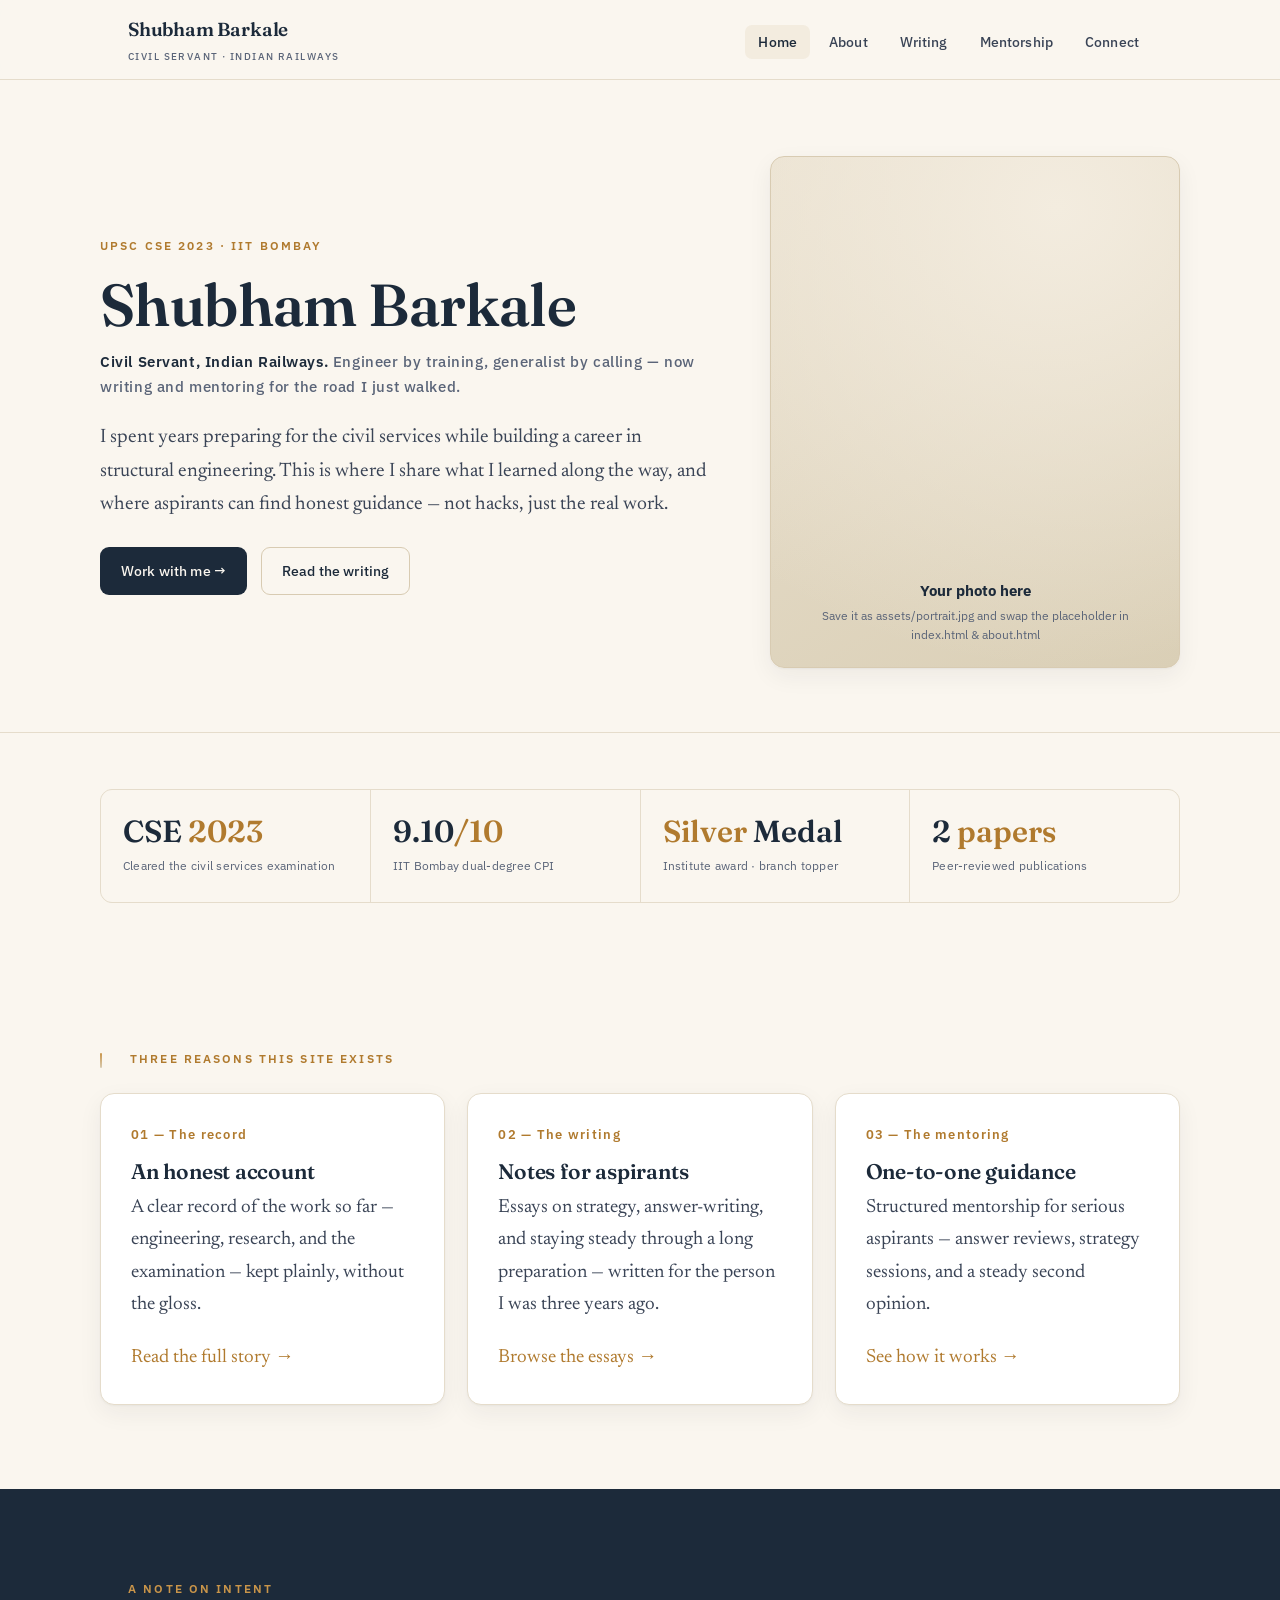
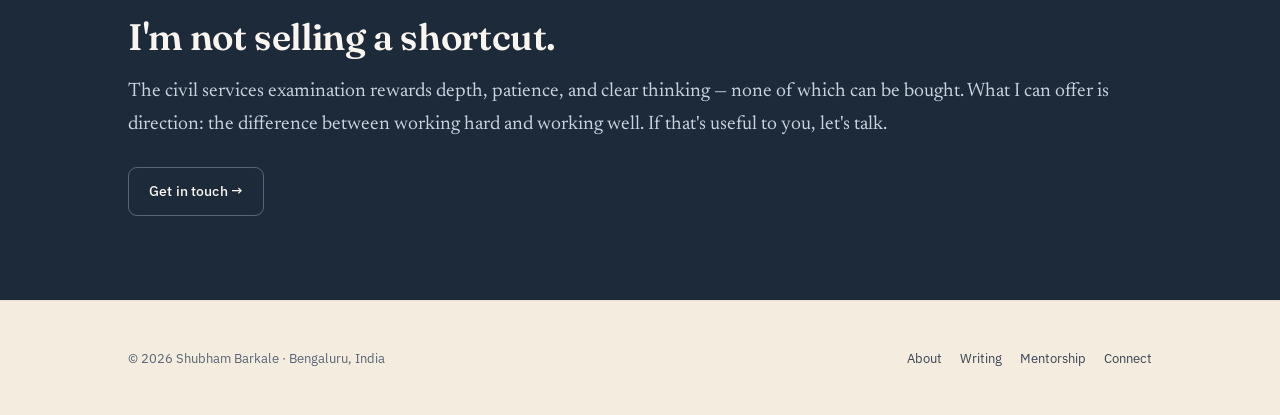
<file: index.html>
<!DOCTYPE html>
<html lang="en">
<head>
<meta charset="UTF-8">
<meta name="viewport" content="width=device-width, initial-scale=1.0">
<title>Shubham Barkale — Civil Servant, Indian Railways</title>
<meta name="description" content="Shubham Barkale — Civil Servant with the Indian Railways, IIT Bombay Silver Medallist, and UPSC CSE 2023 qualifier. Writing and mentoring for civil services aspirants.">
<link rel="preconnect" href="https://fonts.googleapis.com">
<link rel="preconnect" href="https://fonts.gstatic.com" crossorigin>
<link href="https://fonts.googleapis.com/css2?family=Fraunces:opsz,wght@9..144,400;9..144,500;9..144,600&family=Newsreader:ital,opsz,wght@0,6..72,400;0,6..72,500;1,6..72,400&family=IBM+Plex+Sans:wght@400;500;600&display=swap" rel="stylesheet">
<link rel="stylesheet" href="css/style.css">
</head>
<body>

<nav class="nav">
  <div class="nav__inner">
    <a href="index.html" class="brand">Shubham Barkale<small>Civil Servant · Indian Railways</small></a>
    <button class="nav__toggle" aria-label="Menu" aria-expanded="false"><span></span><span></span><span></span></button>
    <ul class="nav__links">
      <li><a href="index.html" class="active">Home</a></li>
      <li><a href="about.html">About</a></li>
      <li><a href="blog.html">Writing</a></li>
      <li><a href="mentorship.html">Mentorship</a></li>
      <li><a href="connect.html">Connect</a></li>
    </ul>
  </div>
</nav>

<header class="hero wrap">
  <div class="hero__grid">
    <div>
      <span class="eyebrow">UPSC CSE 2023 · IIT Bombay</span>
      <h1 class="hero__name">Shubham Barkale</h1>
      <p class="hero__role"><b>Civil Servant, Indian Railways.</b> Engineer by training, generalist by calling — now writing and mentoring for the road I just walked.</p>
      <p class="lead measure">I spent years preparing for the civil services while building a career in structural engineering. This is where I share what I learned along the way, and where aspirants can find honest guidance — not hacks, just the real work.</p>
      <div class="btn-row">
        <a href="mentorship.html" class="btn btn--primary">Work with me &rarr;</a>
        <a href="blog.html" class="btn btn--ghost">Read the writing</a>
      </div>
    </div>
    <div class="portrait">
      <!-- Replace this block with: <img src="assets/portrait.jpg" alt="Shubham Barkale"> -->
      <div class="portrait__ph"><b>Your photo here</b>Save it as assets/portrait.jpg and swap the placeholder in index.html &amp; about.html</div>
    </div>
  </div>
</header>

<hr class="divider">

<section class="block--tight wrap">
  <div class="stats">
    <div class="stat"><div class="stat__num">CSE <span>2023</span></div><div class="stat__label">Cleared the civil services examination</div></div>
    <div class="stat"><div class="stat__num">9.10<span>/10</span></div><div class="stat__label">IIT Bombay dual-degree CPI</div></div>
    <div class="stat"><div class="stat__num"><span>Silver</span> Medal</div><div class="stat__label">Institute award · branch topper</div></div>
    <div class="stat"><div class="stat__num">2 <span>papers</span></div><div class="stat__label">Peer-reviewed publications</div></div>
  </div>
</section>

<section class="block wrap">
  <span class="eyebrow ruled">Three reasons this site exists</span>
  <div class="cards cards--3" style="margin-top:8px;">
    <article class="card">
      <div class="card__num">01 — The record</div>
      <h3>An honest account</h3>
      <p>A clear record of the work so far — engineering, research, and the examination — kept plainly, without the gloss.</p>
      <p><a href="about.html">Read the full story &rarr;</a></p>
    </article>
    <article class="card">
      <div class="card__num">02 — The writing</div>
      <h3>Notes for aspirants</h3>
      <p>Essays on strategy, answer-writing, and staying steady through a long preparation — written for the person I was three years ago.</p>
      <p><a href="blog.html">Browse the essays &rarr;</a></p>
    </article>
    <article class="card">
      <div class="card__num">03 — The mentoring</div>
      <h3>One-to-one guidance</h3>
      <p>Structured mentorship for serious aspirants — answer reviews, strategy sessions, and a steady second opinion.</p>
      <p><a href="mentorship.html">See how it works &rarr;</a></p>
    </article>
  </div>
</section>

<section class="band block">
  <div class="wrap measure">
    <span class="eyebrow">A note on intent</span>
    <h2>I'm not selling a shortcut.</h2>
    <p class="lead">The civil services examination rewards depth, patience, and clear thinking — none of which can be bought. What I can offer is direction: the difference between working hard and working well. If that's useful to you, let's talk.</p>
    <div class="btn-row"><a href="connect.html" class="btn btn--ghost">Get in touch &rarr;</a></div>
  </div>
</section>

<footer class="footer">
  <div class="wrap footer__inner">
    <div>&copy; <span id="yr"></span> Shubham Barkale · Bengaluru, India</div>
    <div class="footer__links">
      <a href="about.html">About</a>
      <a href="blog.html">Writing</a>
      <a href="mentorship.html">Mentorship</a>
      <a href="connect.html">Connect</a>
    </div>
  </div>
</footer>

<script>
  document.getElementById('yr').textContent=new Date().getFullYear();
  const t=document.querySelector('.nav__toggle'),l=document.querySelector('.nav__links');
  t.addEventListener('click',()=>{const o=l.classList.toggle('open');t.setAttribute('aria-expanded',o);});
</script>
</body>
</html>
</file>
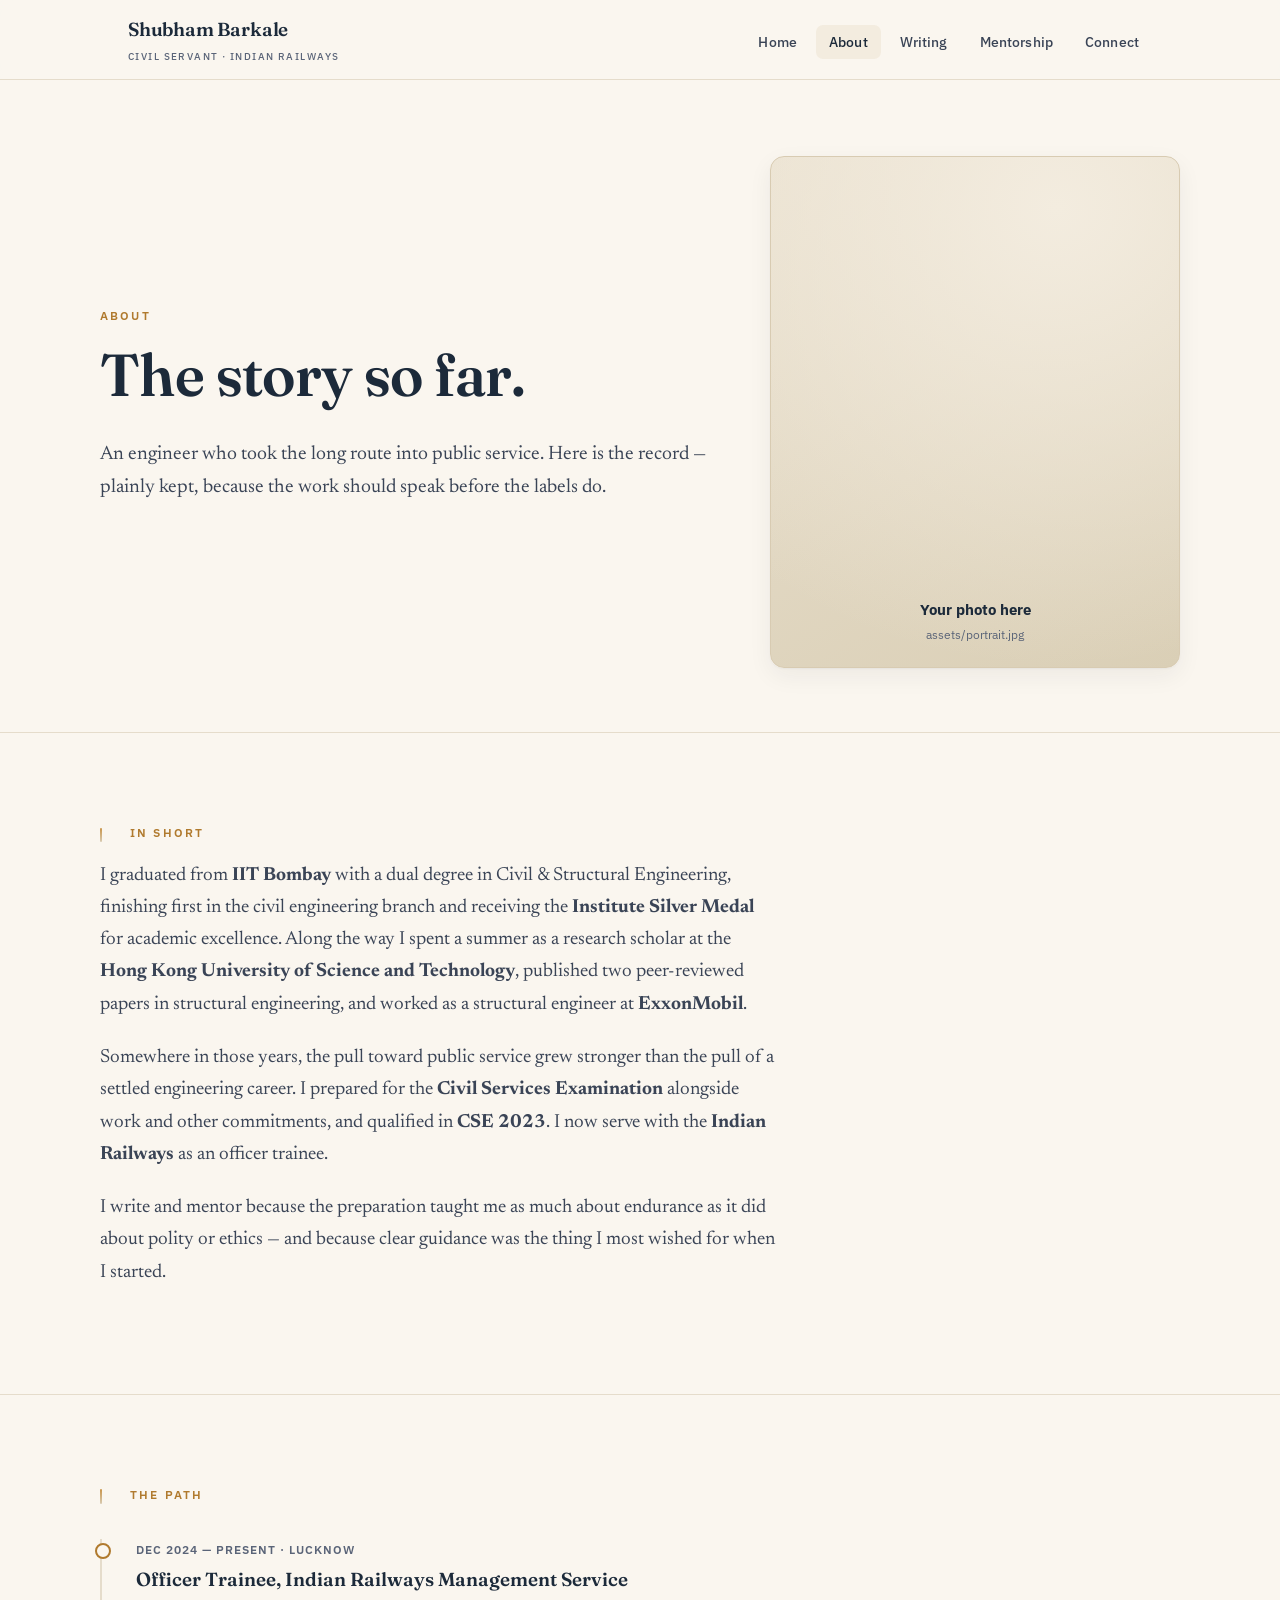
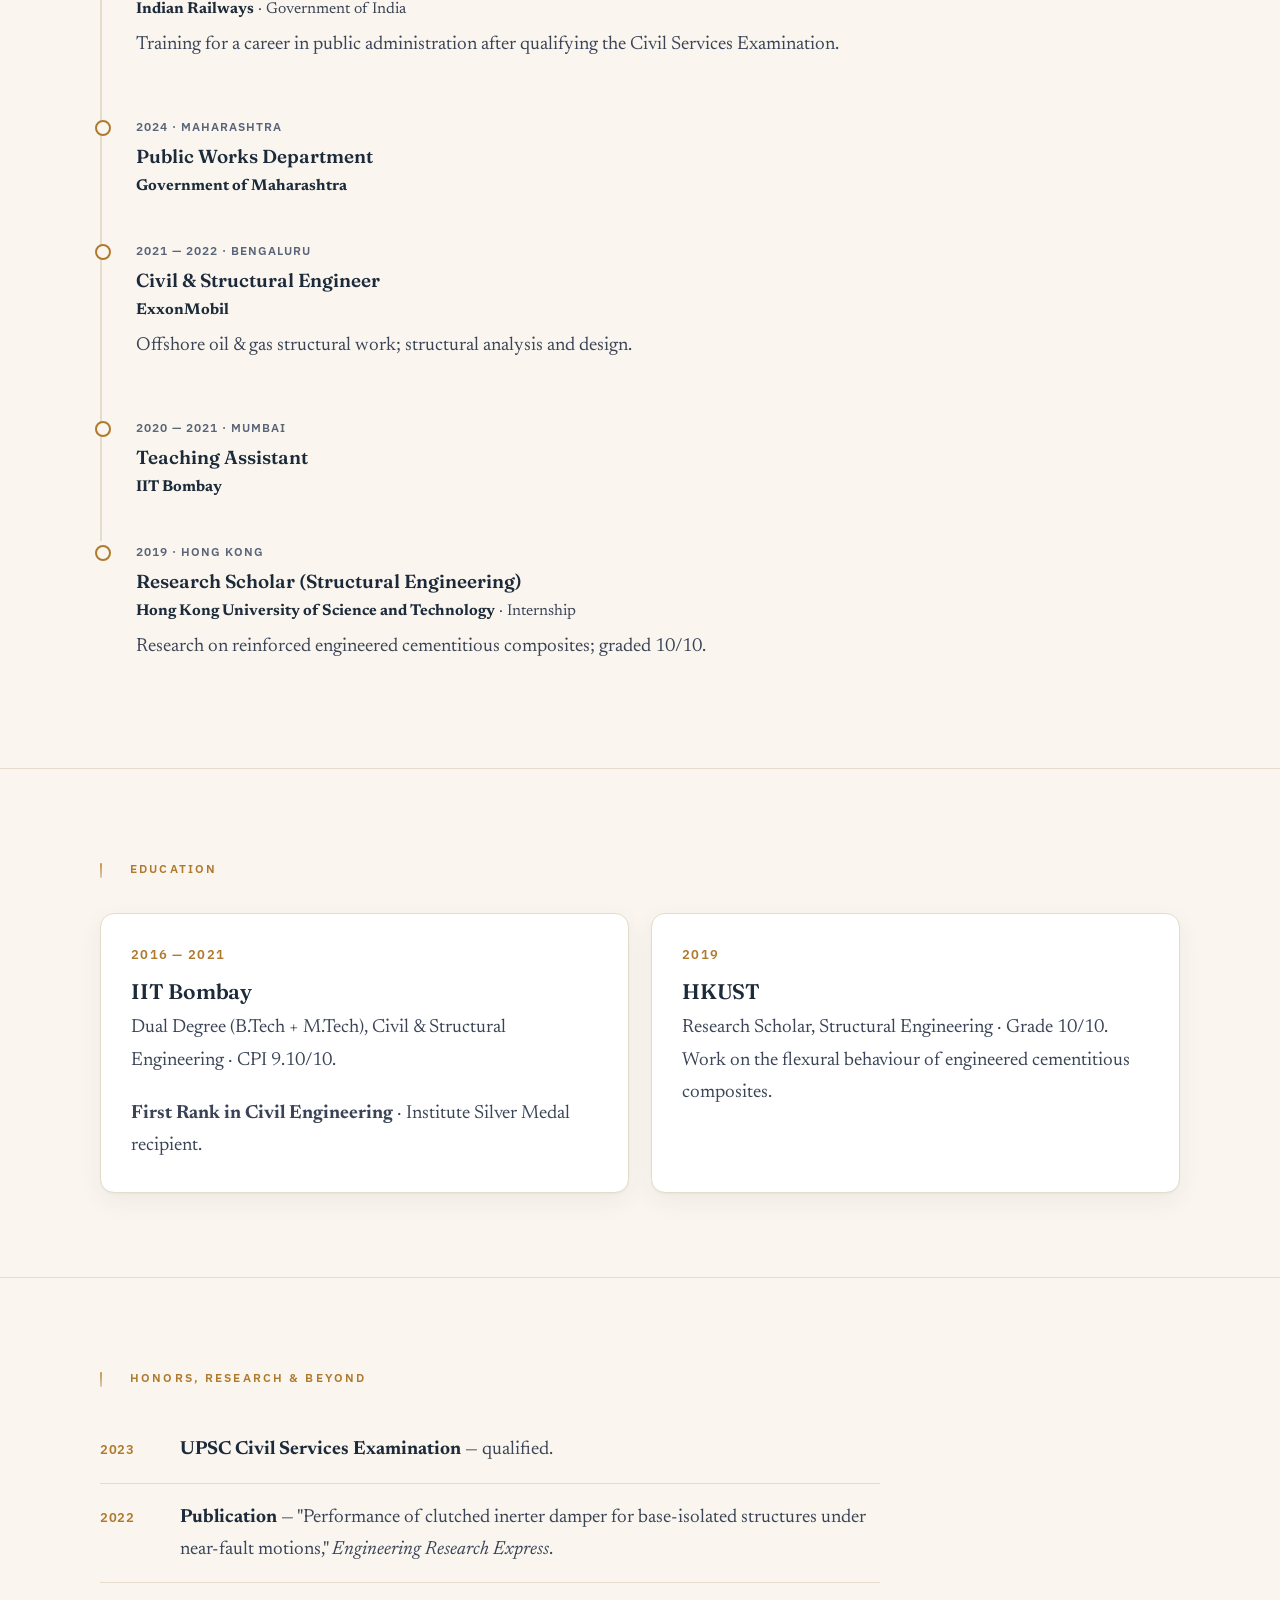
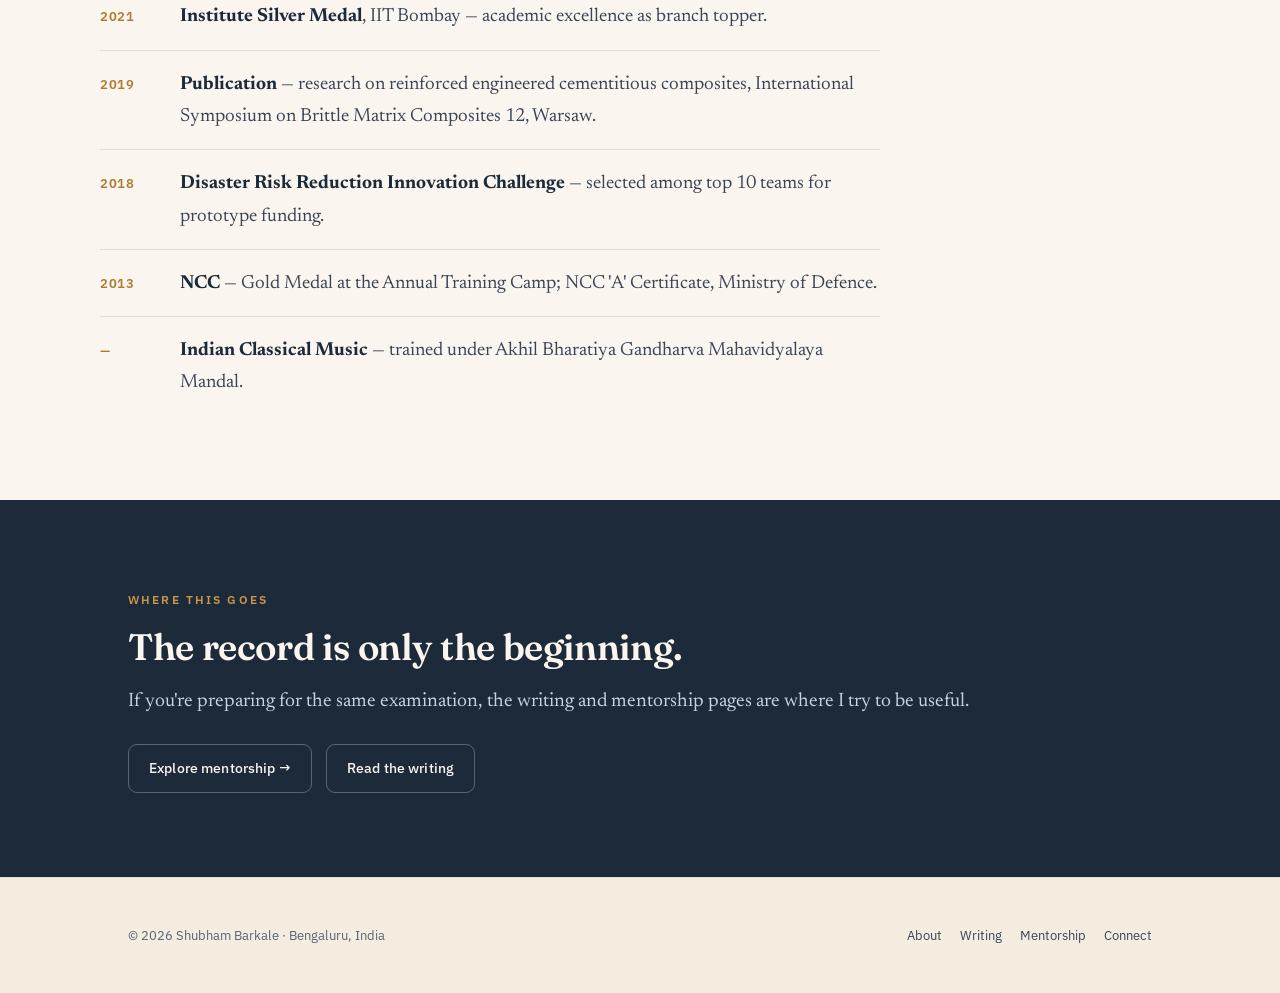
<file: about.html>
<!DOCTYPE html>
<html lang="en">
<head>
<meta charset="UTF-8">
<meta name="viewport" content="width=device-width, initial-scale=1.0">
<title>About — Shubham Barkale</title>
<meta name="description" content="The story so far: IIT Bombay, structural engineering at ExxonMobil and HKUST, and qualifying the UPSC Civil Services Examination 2023.">
<link rel="preconnect" href="https://fonts.googleapis.com">
<link rel="preconnect" href="https://fonts.gstatic.com" crossorigin>
<link href="https://fonts.googleapis.com/css2?family=Fraunces:opsz,wght@9..144,400;9..144,500;9..144,600&family=Newsreader:ital,opsz,wght@0,6..72,400;0,6..72,500;1,6..72,400&family=IBM+Plex+Sans:wght@400;500;600&display=swap" rel="stylesheet">
<link rel="stylesheet" href="css/style.css">
</head>
<body>

<nav class="nav">
  <div class="nav__inner">
    <a href="index.html" class="brand">Shubham Barkale<small>Civil Servant · Indian Railways</small></a>
    <button class="nav__toggle" aria-label="Menu" aria-expanded="false"><span></span><span></span><span></span></button>
    <ul class="nav__links">
      <li><a href="index.html">Home</a></li>
      <li><a href="about.html" class="active">About</a></li>
      <li><a href="blog.html">Writing</a></li>
      <li><a href="mentorship.html">Mentorship</a></li>
      <li><a href="connect.html">Connect</a></li>
    </ul>
  </div>
</nav>

<header class="hero wrap">
  <div class="hero__grid">
    <div>
      <span class="eyebrow">About</span>
      <h1>The story so far.</h1>
      <p class="lead measure">An engineer who took the long route into public service. Here is the record — plainly kept, because the work should speak before the labels do.</p>
    </div>
    <div class="portrait">
      <!-- Replace with: <img src="assets/portrait.jpg" alt="Shubham Barkale"> -->
      <div class="portrait__ph"><b>Your photo here</b>assets/portrait.jpg</div>
    </div>
  </div>
</header>

<hr class="divider">

<section class="block wrap">
  <div class="measure">
    <span class="eyebrow ruled">In short</span>
    <p>I graduated from <b>IIT Bombay</b> with a dual degree in Civil &amp; Structural Engineering, finishing first in the civil engineering branch and receiving the <b>Institute Silver Medal</b> for academic excellence. Along the way I spent a summer as a research scholar at the <b>Hong Kong University of Science and Technology</b>, published two peer-reviewed papers in structural engineering, and worked as a structural engineer at <b>ExxonMobil</b>.</p>
    <p>Somewhere in those years, the pull toward public service grew stronger than the pull of a settled engineering career. I prepared for the <b>Civil Services Examination</b> alongside work and other commitments, and qualified in <b>CSE 2023</b>. I now serve with the <b>Indian Railways</b> as an officer trainee.</p>
    <p>I write and mentor because the preparation taught me as much about endurance as it did about polity or ethics — and because clear guidance was the thing I most wished for when I started.</p>
  </div>
</section>

<hr class="divider">

<section class="block wrap">
  <span class="eyebrow ruled">The path</span>
  <div style="max-width:760px;margin-top:18px;">
    <div class="tl">
      <div class="tl__date">Dec 2024 — Present · Lucknow</div>
      <div class="tl__role">Officer Trainee, Indian Railways Management Service</div>
      <div class="tl__org"><b>Indian Railways</b> · Government of India</div>
      <p>Training for a career in public administration after qualifying the Civil Services Examination.</p>
    </div>
    <div class="tl">
      <div class="tl__date">2024 · Maharashtra</div>
      <div class="tl__role">Public Works Department</div>
      <div class="tl__org"><b>Government of Maharashtra</b></div>
    </div>
    <div class="tl">
      <div class="tl__date">2021 — 2022 · Bengaluru</div>
      <div class="tl__role">Civil &amp; Structural Engineer</div>
      <div class="tl__org"><b>ExxonMobil</b></div>
      <p>Offshore oil &amp; gas structural work; structural analysis and design.</p>
    </div>
    <div class="tl">
      <div class="tl__date">2020 — 2021 · Mumbai</div>
      <div class="tl__role">Teaching Assistant</div>
      <div class="tl__org"><b>IIT Bombay</b></div>
    </div>
    <div class="tl">
      <div class="tl__date">2019 · Hong Kong</div>
      <div class="tl__role">Research Scholar (Structural Engineering)</div>
      <div class="tl__org"><b>Hong Kong University of Science and Technology</b> · Internship</div>
      <p>Research on reinforced engineered cementitious composites; graded 10/10.</p>
    </div>
  </div>
</section>

<hr class="divider">

<section class="block wrap">
  <span class="eyebrow ruled">Education</span>
  <div class="cards cards--2" style="margin-top:18px;">
    <article class="card">
      <div class="card__num">2016 — 2021</div>
      <h3>IIT Bombay</h3>
      <p>Dual Degree (B.Tech + M.Tech), Civil &amp; Structural Engineering · CPI 9.10/10.</p>
      <p><b>First Rank in Civil Engineering</b> · Institute Silver Medal recipient.</p>
    </article>
    <article class="card">
      <div class="card__num">2019</div>
      <h3>HKUST</h3>
      <p>Research Scholar, Structural Engineering · Grade 10/10. Work on the flexural behaviour of engineered cementitious composites.</p>
    </article>
  </div>
</section>

<hr class="divider">

<section class="block wrap">
  <span class="eyebrow ruled">Honors, research &amp; beyond</span>
  <ul class="honor-list" style="max-width:780px;margin-top:14px;">
    <li><span class="yr">2023</span><span class="what"><b>UPSC Civil Services Examination</b> — qualified.</span></li>
    <li><span class="yr">2022</span><span class="what"><b>Publication</b> — "Performance of clutched inerter damper for base-isolated structures under near-fault motions," <i>Engineering Research Express</i>.</span></li>
    <li><span class="yr">2021</span><span class="what"><b>Institute Silver Medal</b>, IIT Bombay — academic excellence as branch topper.</span></li>
    <li><span class="yr">2019</span><span class="what"><b>Publication</b> — research on reinforced engineered cementitious composites, International Symposium on Brittle Matrix Composites 12, Warsaw.</span></li>
    <li><span class="yr">2018</span><span class="what"><b>Disaster Risk Reduction Innovation Challenge</b> — selected among top 10 teams for prototype funding.</span></li>
    <li><span class="yr">2013</span><span class="what"><b>NCC</b> — Gold Medal at the Annual Training Camp; NCC 'A' Certificate, Ministry of Defence.</span></li>
    <li><span class="yr">—</span><span class="what"><b>Indian Classical Music</b> — trained under Akhil Bharatiya Gandharva Mahavidyalaya Mandal.</span></li>
  </ul>
</section>

<section class="band block">
  <div class="wrap measure">
    <span class="eyebrow">Where this goes</span>
    <h2>The record is only the beginning.</h2>
    <p class="lead">If you're preparing for the same examination, the writing and mentorship pages are where I try to be useful.</p>
    <div class="btn-row">
      <a href="mentorship.html" class="btn btn--ghost">Explore mentorship &rarr;</a>
      <a href="blog.html" class="btn btn--ghost">Read the writing</a>
    </div>
  </div>
</section>

<footer class="footer">
  <div class="wrap footer__inner">
    <div>&copy; <span id="yr"></span> Shubham Barkale · Bengaluru, India</div>
    <div class="footer__links">
      <a href="about.html">About</a><a href="blog.html">Writing</a><a href="mentorship.html">Mentorship</a><a href="connect.html">Connect</a>
    </div>
  </div>
</footer>

<script>
  document.getElementById('yr').textContent=new Date().getFullYear();
  const t=document.querySelector('.nav__toggle'),l=document.querySelector('.nav__links');
  t.addEventListener('click',()=>{const o=l.classList.toggle('open');t.setAttribute('aria-expanded',o);});
</script>
</body>
</html>
</file>
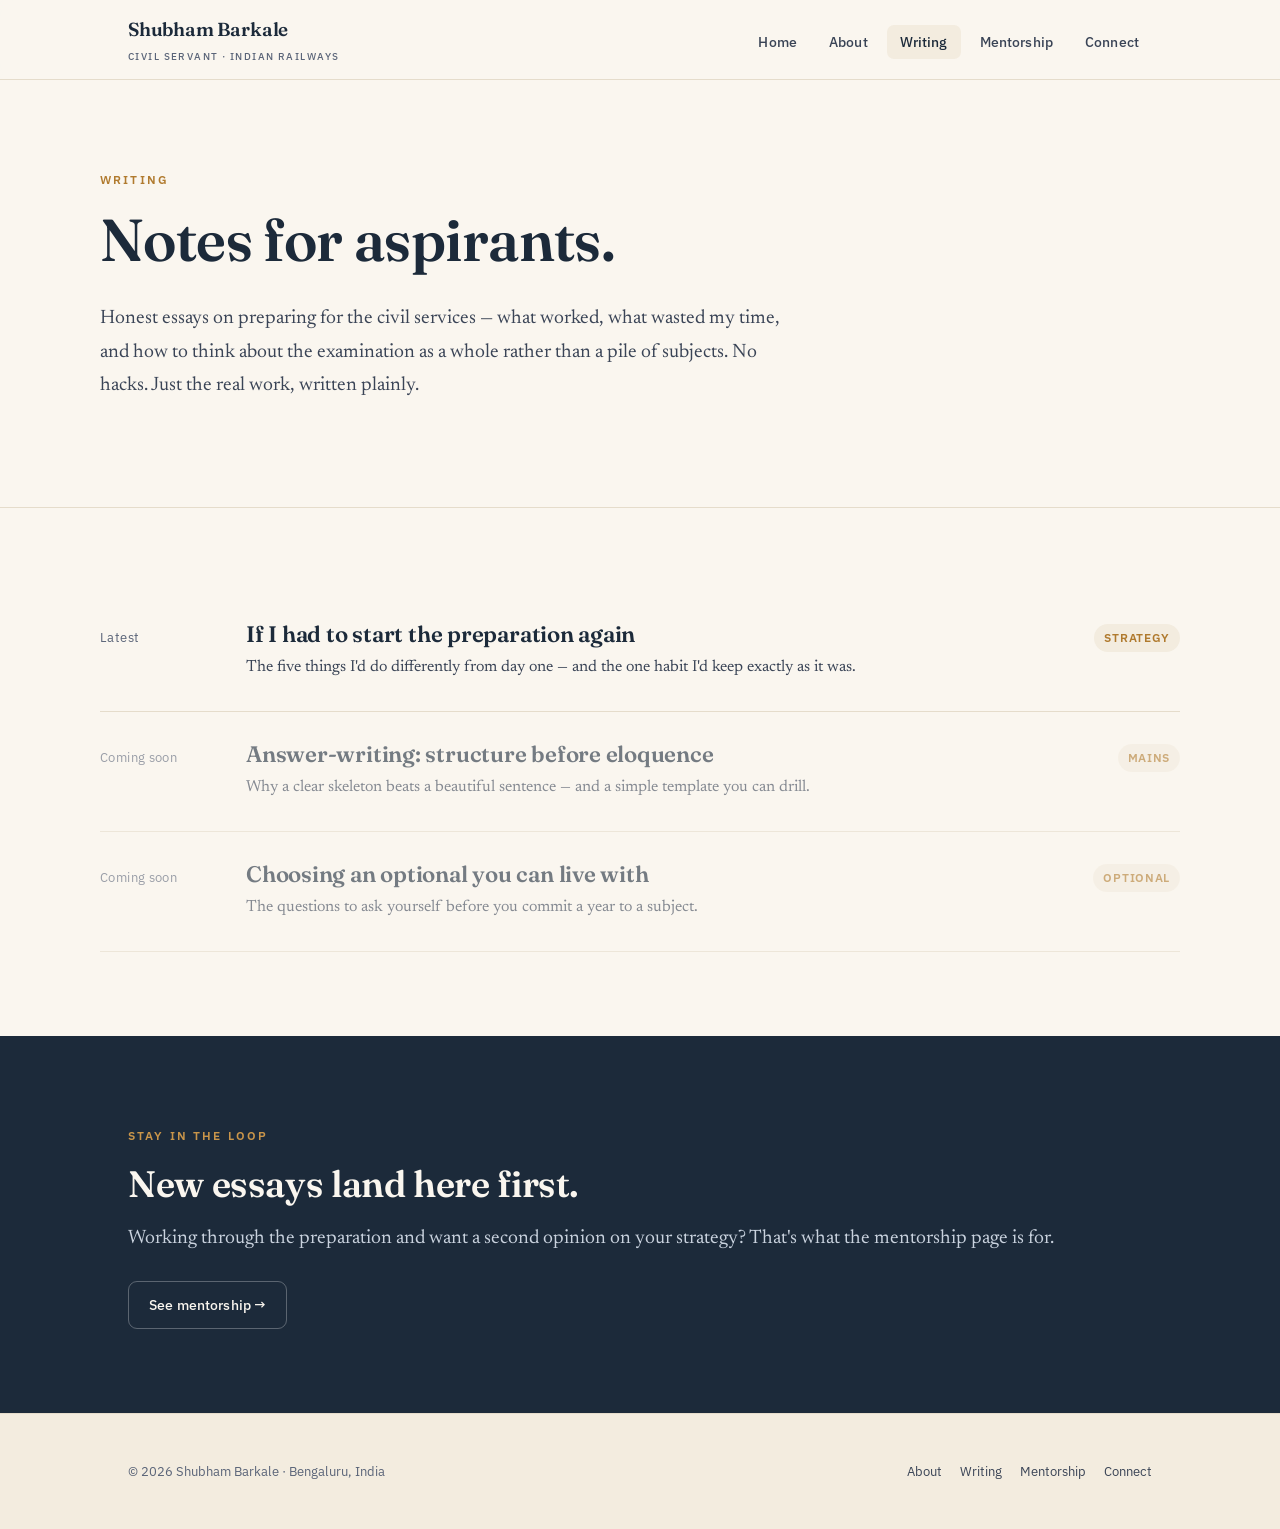
<file: blog.html>
<!DOCTYPE html>
<html lang="en">
<head>
<meta charset="UTF-8">
<meta name="viewport" content="width=device-width, initial-scale=1.0">
<title>Writing — Shubham Barkale</title>
<meta name="description" content="Essays and notes for civil services aspirants — strategy, answer-writing, optional subjects, and staying steady through a long preparation.">
<link rel="preconnect" href="https://fonts.googleapis.com">
<link rel="preconnect" href="https://fonts.gstatic.com" crossorigin>
<link href="https://fonts.googleapis.com/css2?family=Fraunces:opsz,wght@9..144,400;9..144,500;9..144,600&family=Newsreader:ital,opsz,wght@0,6..72,400;0,6..72,500;1,6..72,400&family=IBM+Plex+Sans:wght@400;500;600&display=swap" rel="stylesheet">
<link rel="stylesheet" href="css/style.css">
</head>
<body>

<nav class="nav">
  <div class="nav__inner">
    <a href="index.html" class="brand">Shubham Barkale<small>Civil Servant · Indian Railways</small></a>
    <button class="nav__toggle" aria-label="Menu" aria-expanded="false"><span></span><span></span><span></span></button>
    <ul class="nav__links">
      <li><a href="index.html">Home</a></li>
      <li><a href="about.html">About</a></li>
      <li><a href="blog.html" class="active">Writing</a></li>
      <li><a href="mentorship.html">Mentorship</a></li>
      <li><a href="connect.html">Connect</a></li>
    </ul>
  </div>
</nav>

<header class="block wrap">
  <span class="eyebrow">Writing</span>
  <h1>Notes for aspirants.</h1>
  <p class="lead measure">Honest essays on preparing for the civil services — what worked, what wasted my time, and how to think about the examination as a whole rather than a pile of subjects. No hacks. Just the real work, written plainly.</p>
</header>

<hr class="divider">

<section class="block wrap">
  <div class="post-list">

    <a href="posts/start-here.html" class="post-row">
      <div class="post-row__date">Latest</div>
      <div>
        <h3>If I had to start the preparation again</h3>
        <p>The five things I'd do differently from day one — and the one habit I'd keep exactly as it was.</p>
      </div>
      <span class="tag">Strategy</span>
    </a>

    <!-- ============================================================
         TO ADD A NEW POST:
         1. Copy posts/start-here.html to posts/your-new-post.html
         2. Edit the title, date, and body inside that file
         3. Copy the <a class="post-row"> block above, paste it here,
            and update the href, date, title, summary and tag.
         Newest posts go at the top.
         ============================================================ -->

    <div class="post-row" style="opacity:.6;cursor:default;">
      <div class="post-row__date">Coming soon</div>
      <div>
        <h3>Answer-writing: structure before eloquence</h3>
        <p>Why a clear skeleton beats a beautiful sentence — and a simple template you can drill.</p>
      </div>
      <span class="tag">Mains</span>
    </div>

    <div class="post-row" style="opacity:.6;cursor:default;">
      <div class="post-row__date">Coming soon</div>
      <div>
        <h3>Choosing an optional you can live with</h3>
        <p>The questions to ask yourself before you commit a year to a subject.</p>
      </div>
      <span class="tag">Optional</span>
    </div>

  </div>
</section>

<section class="band block">
  <div class="wrap measure">
    <span class="eyebrow">Stay in the loop</span>
    <h2>New essays land here first.</h2>
    <p class="lead">Working through the preparation and want a second opinion on your strategy? That's what the mentorship page is for.</p>
    <div class="btn-row"><a href="mentorship.html" class="btn btn--ghost">See mentorship &rarr;</a></div>
  </div>
</section>

<footer class="footer">
  <div class="wrap footer__inner">
    <div>&copy; <span id="yr"></span> Shubham Barkale · Bengaluru, India</div>
    <div class="footer__links">
      <a href="about.html">About</a><a href="blog.html">Writing</a><a href="mentorship.html">Mentorship</a><a href="connect.html">Connect</a>
    </div>
  </div>
</footer>

<script>
  document.getElementById('yr').textContent=new Date().getFullYear();
  const t=document.querySelector('.nav__toggle'),l=document.querySelector('.nav__links');
  t.addEventListener('click',()=>{const o=l.classList.toggle('open');t.setAttribute('aria-expanded',o);});
</script>
</body>
</html>
</file>
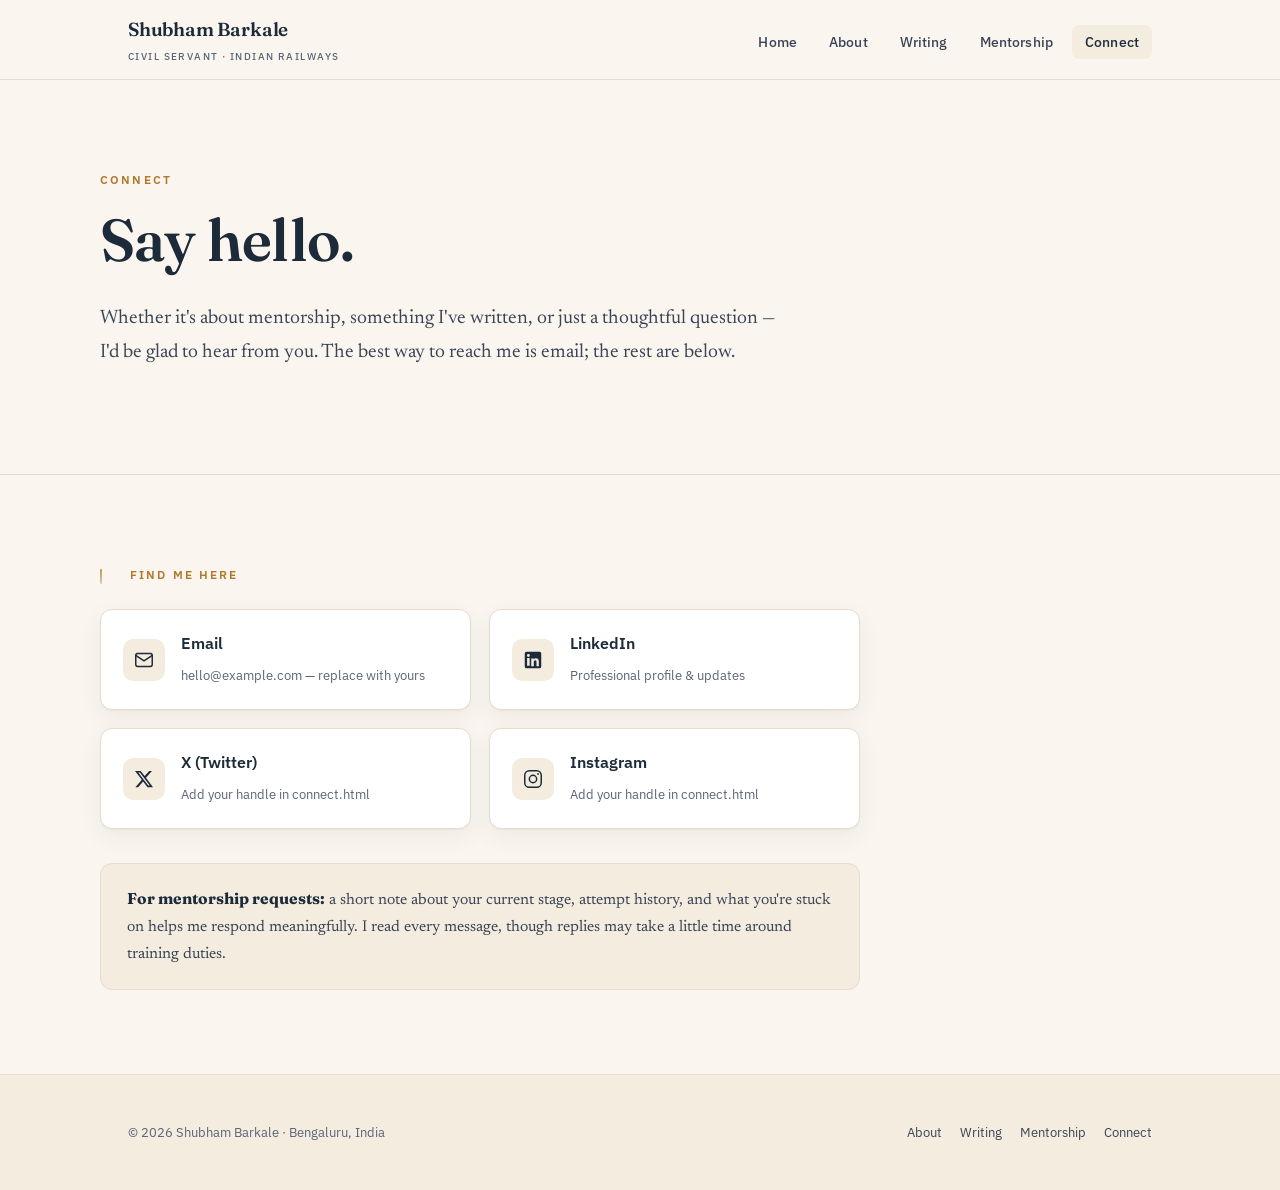
<file: connect.html>
<!DOCTYPE html>
<html lang="en">
<head>
<meta charset="UTF-8">
<meta name="viewport" content="width=device-width, initial-scale=1.0">
<title>Connect — Shubham Barkale</title>
<meta name="description" content="Get in touch with Shubham Barkale — for mentorship, writing, or a simple hello.">
<link rel="preconnect" href="https://fonts.googleapis.com">
<link rel="preconnect" href="https://fonts.gstatic.com" crossorigin>
<link href="https://fonts.googleapis.com/css2?family=Fraunces:opsz,wght@9..144,400;9..144,500;9..144,600&family=Newsreader:ital,opsz,wght@0,6..72,400;0,6..72,500;1,6..72,400&family=IBM+Plex+Sans:wght@400;500;600&display=swap" rel="stylesheet">
<link rel="stylesheet" href="css/style.css">
</head>
<body>

<nav class="nav">
  <div class="nav__inner">
    <a href="index.html" class="brand">Shubham Barkale<small>Civil Servant · Indian Railways</small></a>
    <button class="nav__toggle" aria-label="Menu" aria-expanded="false"><span></span><span></span><span></span></button>
    <ul class="nav__links">
      <li><a href="index.html">Home</a></li>
      <li><a href="about.html">About</a></li>
      <li><a href="blog.html">Writing</a></li>
      <li><a href="mentorship.html">Mentorship</a></li>
      <li><a href="connect.html" class="active">Connect</a></li>
    </ul>
  </div>
</nav>

<header class="block wrap">
  <span class="eyebrow">Connect</span>
  <h1>Say hello.</h1>
  <p class="lead measure">Whether it's about mentorship, something I've written, or just a thoughtful question — I'd be glad to hear from you. The best way to reach me is email; the rest are below.</p>
</header>

<hr class="divider">

<section class="block wrap">
  <div style="max-width:760px;">
    <span class="eyebrow ruled">Find me here</span>
    <!-- ============================================================
         Replace the href="#" values below with your real links:
         - Email:     mailto:you@example.com
         - LinkedIn:  https://www.linkedin.com/in/shubham-barkale-shubham/
         - X/Twitter: https://x.com/yourhandle
         - Instagram: https://instagram.com/yourhandle
         ============================================================ -->
    <div class="connect-grid">

      <a href="mailto:hello@example.com" class="connect-card">
        <span class="ic" aria-hidden="true">
          <svg width="22" height="22" viewBox="0 0 24 24" fill="none" stroke="currentColor" stroke-width="1.6"><rect x="3" y="5" width="18" height="14" rx="2"/><path d="m3 7 9 6 9-6"/></svg>
        </span>
        <span class="lbl"><b>Email</b><span>hello@example.com — replace with yours</span></span>
      </a>

      <a href="https://www.linkedin.com/in/shubham-barkale-shubham/" target="_blank" rel="noopener" class="connect-card">
        <span class="ic" aria-hidden="true">
          <svg width="22" height="22" viewBox="0 0 24 24" fill="currentColor"><path d="M19 3a2 2 0 0 1 2 2v14a2 2 0 0 1-2 2H5a2 2 0 0 1-2-2V5a2 2 0 0 1 2-2h14zM8.34 18.34V9.94H5.56v8.4h2.78zM6.95 8.7a1.61 1.61 0 1 0 0-3.22 1.61 1.61 0 0 0 0 3.22zm11.39 9.64v-4.6c0-2.46-1.31-3.6-3.06-3.6-1.41 0-2.04.78-2.39 1.33v-1.14h-2.78c.04.78 0 8.4 0 8.4h2.78v-4.69c0-.25.02-.5.09-.68.2-.5.66-1.01 1.43-1.01 1.01 0 1.41.77 1.41 1.9v4.48h2.79z"/></svg>
        </span>
        <span class="lbl"><b>LinkedIn</b><span>Professional profile &amp; updates</span></span>
      </a>

      <a href="#" class="connect-card">
        <span class="ic" aria-hidden="true">
          <svg width="20" height="20" viewBox="0 0 24 24" fill="currentColor"><path d="M18.244 2.25h3.308l-7.227 8.26 8.502 11.24h-6.66l-5.214-6.817-5.967 6.817H1.683l7.73-8.835L1.254 2.25H8.08l4.713 6.231 5.45-6.231zm-1.161 17.52h1.833L7.084 4.126H5.117l11.966 15.644z"/></svg>
        </span>
        <span class="lbl"><b>X (Twitter)</b><span>Add your handle in connect.html</span></span>
      </a>

      <a href="#" class="connect-card">
        <span class="ic" aria-hidden="true">
          <svg width="22" height="22" viewBox="0 0 24 24" fill="none" stroke="currentColor" stroke-width="1.6"><rect x="3" y="3" width="18" height="18" rx="5"/><circle cx="12" cy="12" r="4"/><circle cx="17.5" cy="6.5" r="1" fill="currentColor" stroke="none"/></svg>
        </span>
        <span class="lbl"><b>Instagram</b><span>Add your handle in connect.html</span></span>
      </a>

    </div>

    <div class="note" style="margin-top:34px;">
      <b style="color:var(--ink);font-family:'Fraunces',serif;">For mentorship requests:</b> a short note about your current stage, attempt history, and what you're stuck on helps me respond meaningfully. I read every message, though replies may take a little time around training duties.
    </div>
  </div>
</section>

<footer class="footer">
  <div class="wrap footer__inner">
    <div>&copy; <span id="yr"></span> Shubham Barkale · Bengaluru, India</div>
    <div class="footer__links">
      <a href="about.html">About</a><a href="blog.html">Writing</a><a href="mentorship.html">Mentorship</a><a href="connect.html">Connect</a>
    </div>
  </div>
</footer>

<script>
  document.getElementById('yr').textContent=new Date().getFullYear();
  const t=document.querySelector('.nav__toggle'),l=document.querySelector('.nav__links');
  t.addEventListener('click',()=>{const o=l.classList.toggle('open');t.setAttribute('aria-expanded',o);});
</script>
</body>
</html>
</file>
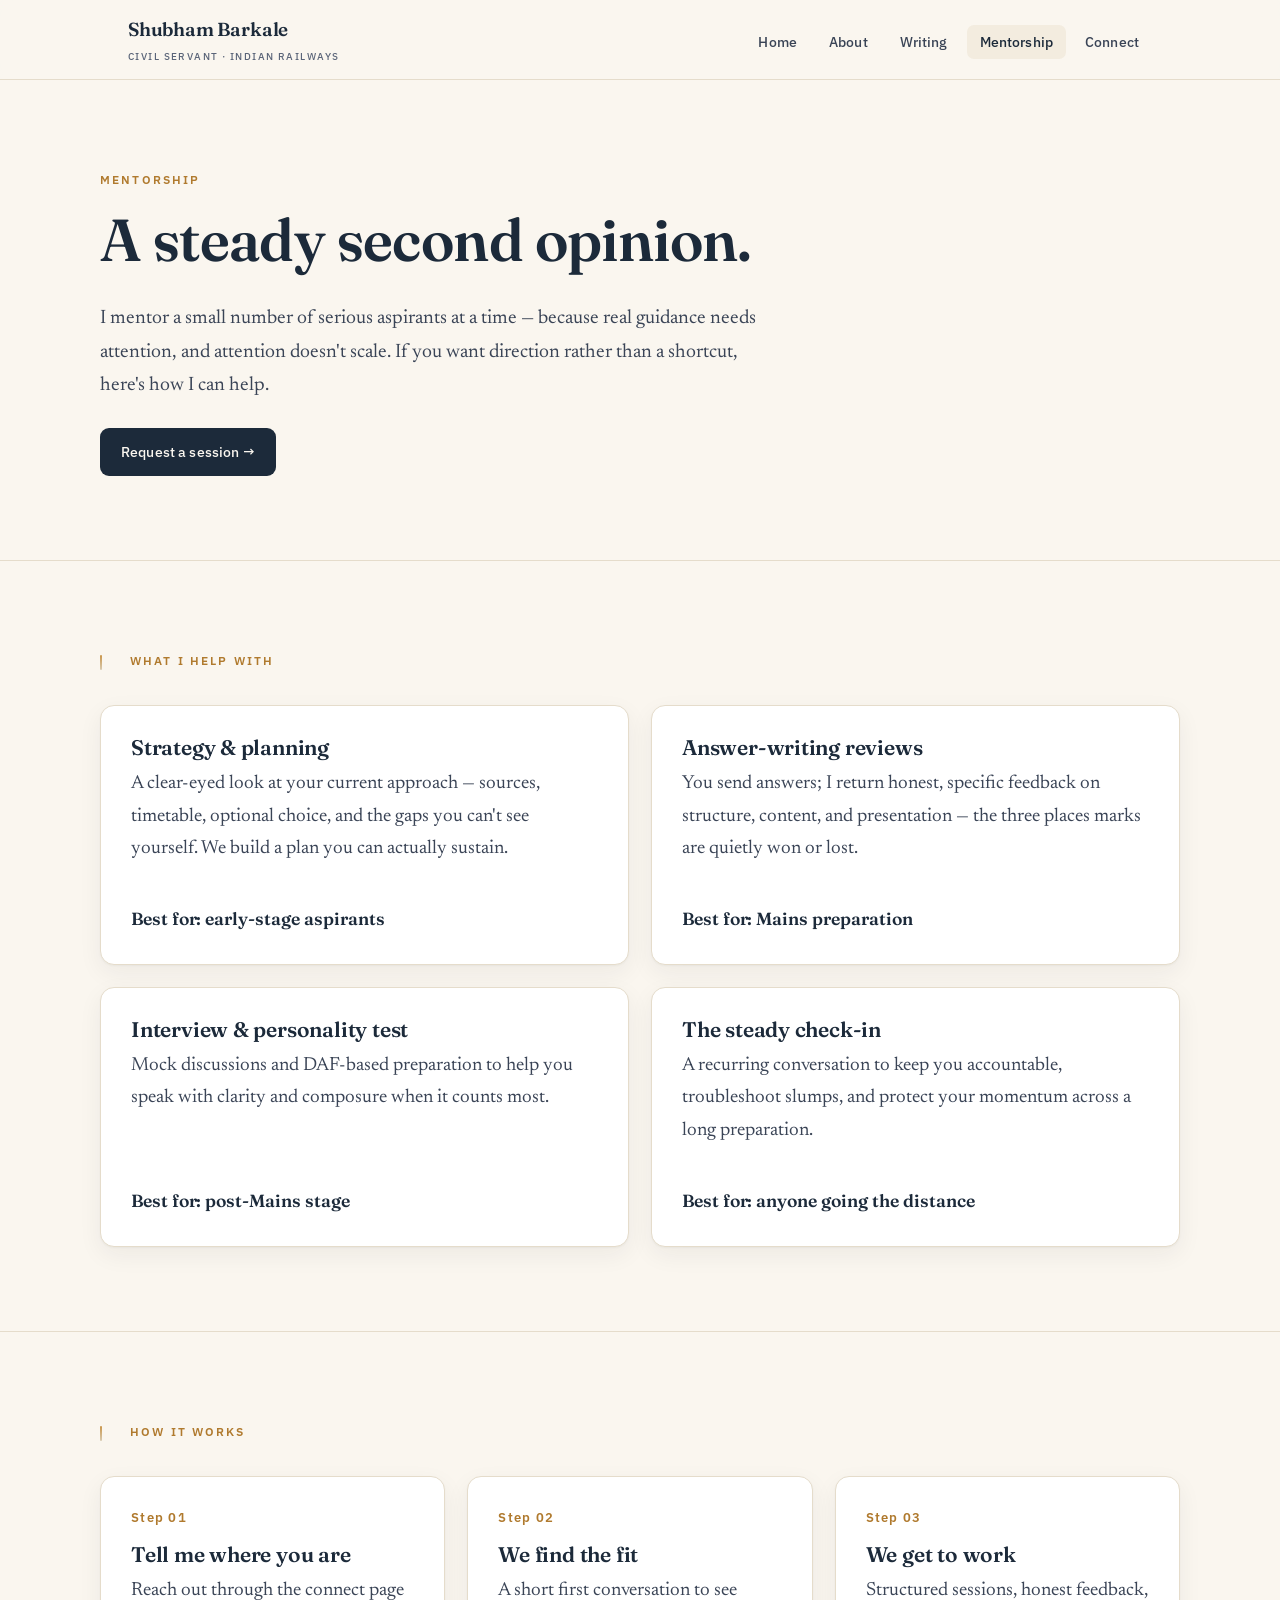
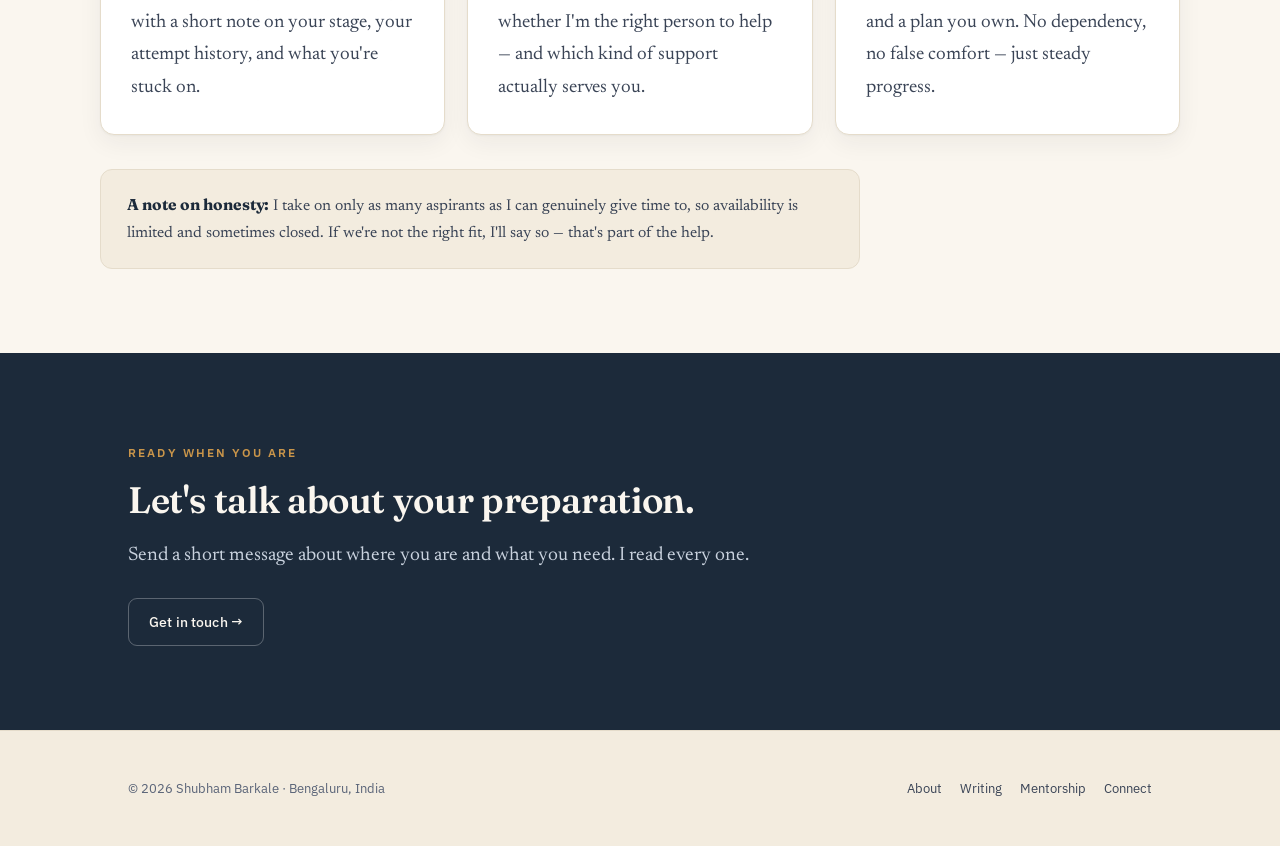
<file: mentorship.html>
<!DOCTYPE html>
<html lang="en">
<head>
<meta charset="UTF-8">
<meta name="viewport" content="width=device-width, initial-scale=1.0">
<title>Mentorship — Shubham Barkale</title>
<meta name="description" content="One-to-one mentorship for serious civil services aspirants: strategy sessions, answer reviews, and a steady second opinion.">
<link rel="preconnect" href="https://fonts.googleapis.com">
<link rel="preconnect" href="https://fonts.gstatic.com" crossorigin>
<link href="https://fonts.googleapis.com/css2?family=Fraunces:opsz,wght@9..144,400;9..144,500;9..144,600&family=Newsreader:ital,opsz,wght@0,6..72,400;0,6..72,500;1,6..72,400&family=IBM+Plex+Sans:wght@400;500;600&display=swap" rel="stylesheet">
<link rel="stylesheet" href="css/style.css">
</head>
<body>

<nav class="nav">
  <div class="nav__inner">
    <a href="index.html" class="brand">Shubham Barkale<small>Civil Servant · Indian Railways</small></a>
    <button class="nav__toggle" aria-label="Menu" aria-expanded="false"><span></span><span></span><span></span></button>
    <ul class="nav__links">
      <li><a href="index.html">Home</a></li>
      <li><a href="about.html">About</a></li>
      <li><a href="blog.html">Writing</a></li>
      <li><a href="mentorship.html" class="active">Mentorship</a></li>
      <li><a href="connect.html">Connect</a></li>
    </ul>
  </div>
</nav>

<header class="block wrap">
  <span class="eyebrow">Mentorship</span>
  <h1>A steady second opinion.</h1>
  <p class="lead measure">I mentor a small number of serious aspirants at a time — because real guidance needs attention, and attention doesn't scale. If you want direction rather than a shortcut, here's how I can help.</p>
  <div class="btn-row"><a href="connect.html" class="btn btn--primary">Request a session &rarr;</a></div>
</header>

<hr class="divider">

<section class="block wrap">
  <span class="eyebrow ruled">What I help with</span>
  <div class="offer" style="margin-top:18px;">
    <article class="card">
      <h3>Strategy &amp; planning</h3>
      <p>A clear-eyed look at your current approach — sources, timetable, optional choice, and the gaps you can't see yourself. We build a plan you can actually sustain.</p>
      <div class="price">Best for: early-stage aspirants</div>
    </article>
    <article class="card">
      <h3>Answer-writing reviews</h3>
      <p>You send answers; I return honest, specific feedback on structure, content, and presentation — the three places marks are quietly won or lost.</p>
      <div class="price">Best for: Mains preparation</div>
    </article>
    <article class="card">
      <h3>Interview &amp; personality test</h3>
      <p>Mock discussions and DAF-based preparation to help you speak with clarity and composure when it counts most.</p>
      <div class="price">Best for: post-Mains stage</div>
    </article>
    <article class="card">
      <h3>The steady check-in</h3>
      <p>A recurring conversation to keep you accountable, troubleshoot slumps, and protect your momentum across a long preparation.</p>
      <div class="price">Best for: anyone going the distance</div>
    </article>
  </div>
</section>

<hr class="divider">

<section class="block wrap">
  <span class="eyebrow ruled">How it works</span>
  <div class="cards cards--3" style="margin-top:18px;">
    <article class="card">
      <div class="card__num">Step 01</div>
      <h3>Tell me where you are</h3>
      <p>Reach out through the connect page with a short note on your stage, your attempt history, and what you're stuck on.</p>
    </article>
    <article class="card">
      <div class="card__num">Step 02</div>
      <h3>We find the fit</h3>
      <p>A short first conversation to see whether I'm the right person to help — and which kind of support actually serves you.</p>
    </article>
    <article class="card">
      <div class="card__num">Step 03</div>
      <h3>We get to work</h3>
      <p>Structured sessions, honest feedback, and a plan you own. No dependency, no false comfort — just steady progress.</p>
    </article>
  </div>

  <div class="note" style="margin-top:34px;max-width:760px;">
    <b style="color:var(--ink);font-family:'Fraunces',serif;">A note on honesty:</b> I take on only as many aspirants as I can genuinely give time to, so availability is limited and sometimes closed. If we're not the right fit, I'll say so — that's part of the help.
  </div>
</section>

<section class="band block">
  <div class="wrap measure">
    <span class="eyebrow">Ready when you are</span>
    <h2>Let's talk about your preparation.</h2>
    <p class="lead">Send a short message about where you are and what you need. I read every one.</p>
    <div class="btn-row"><a href="connect.html" class="btn btn--ghost">Get in touch &rarr;</a></div>
  </div>
</section>

<footer class="footer">
  <div class="wrap footer__inner">
    <div>&copy; <span id="yr"></span> Shubham Barkale · Bengaluru, India</div>
    <div class="footer__links">
      <a href="about.html">About</a><a href="blog.html">Writing</a><a href="mentorship.html">Mentorship</a><a href="connect.html">Connect</a>
    </div>
  </div>
</footer>

<script>
  document.getElementById('yr').textContent=new Date().getFullYear();
  const t=document.querySelector('.nav__toggle'),l=document.querySelector('.nav__links');
  t.addEventListener('click',()=>{const o=l.classList.toggle('open');t.setAttribute('aria-expanded',o);});
</script>
</body>
</html>
</file>
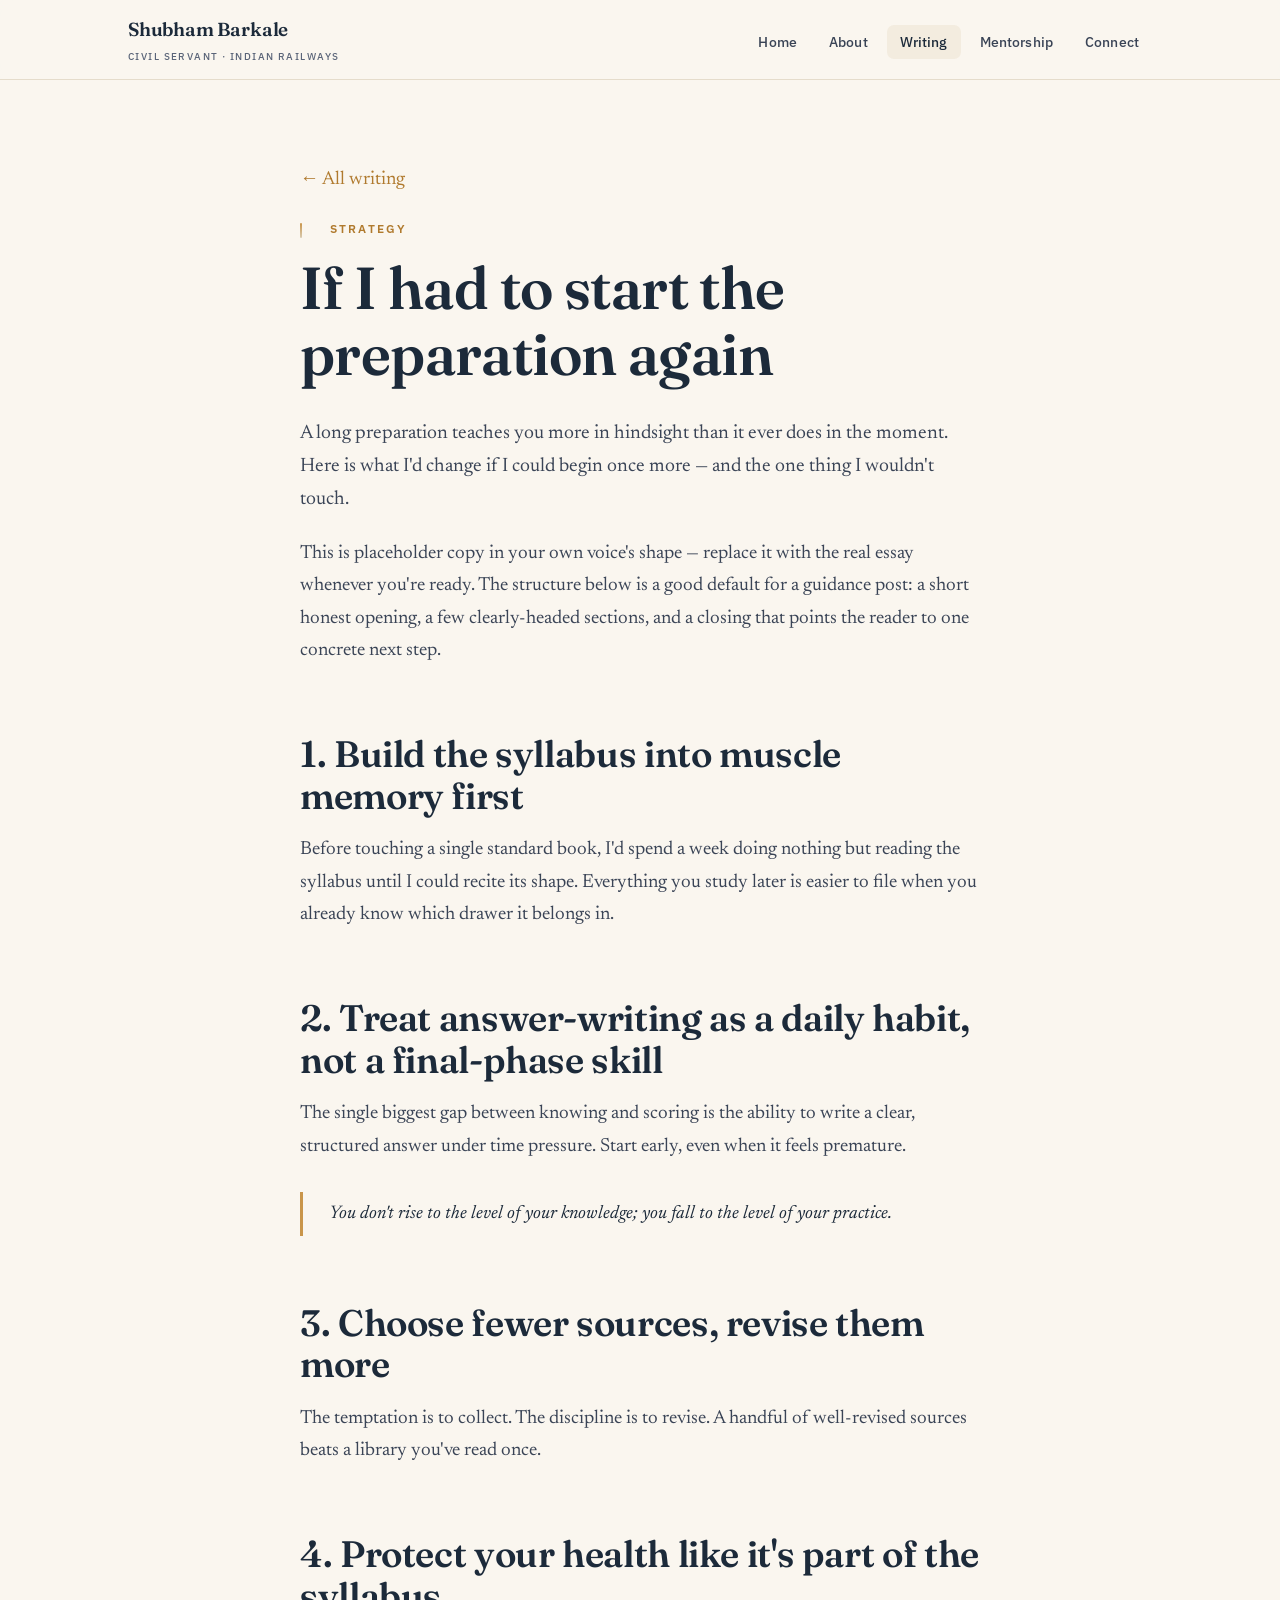
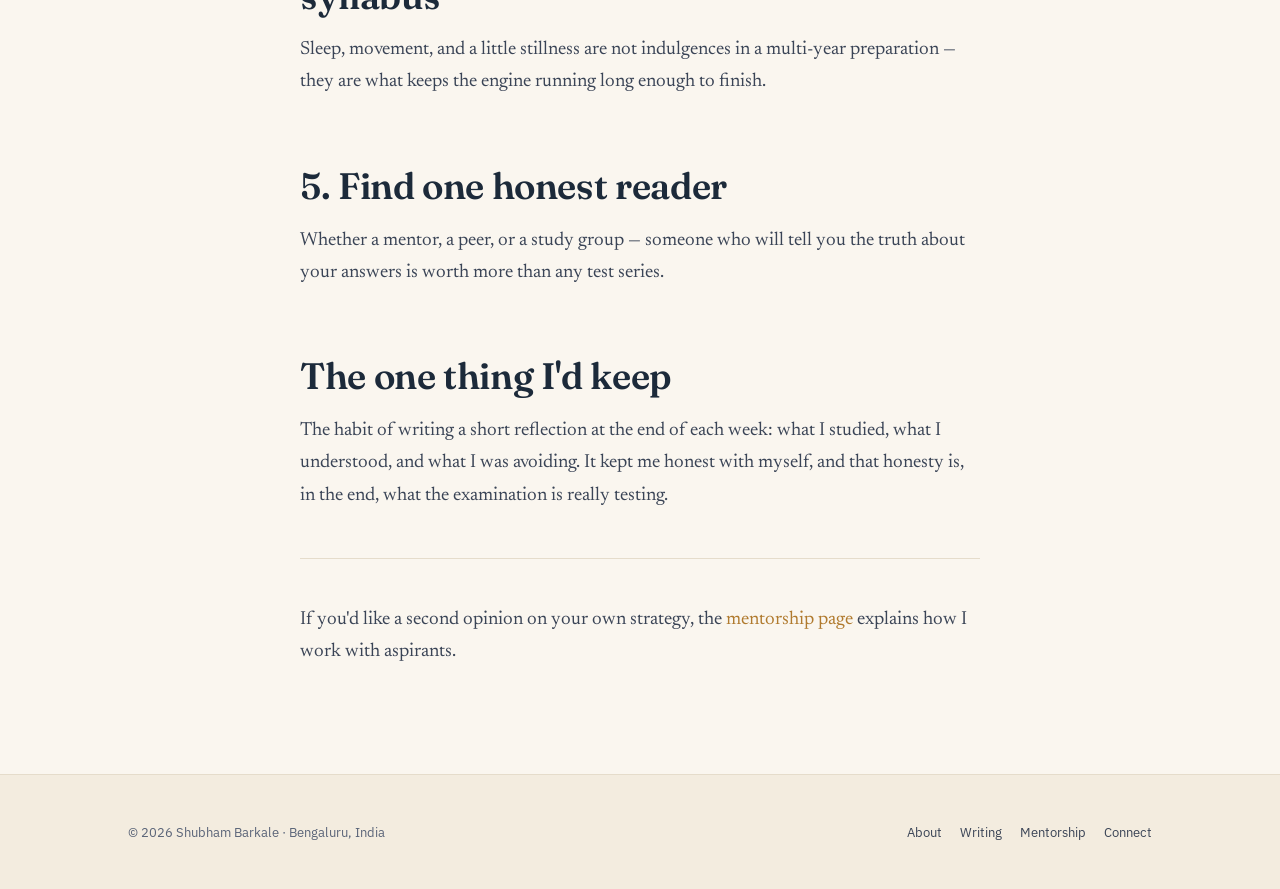
<file: posts/start-here.html>
<!DOCTYPE html>
<html lang="en">
<head>
<meta charset="UTF-8">
<meta name="viewport" content="width=device-width, initial-scale=1.0">
<title>If I had to start the preparation again — Shubham Barkale</title>
<meta name="description" content="The five things I'd do differently from day one of UPSC preparation, and the one habit I'd keep.">
<link rel="preconnect" href="https://fonts.googleapis.com">
<link rel="preconnect" href="https://fonts.gstatic.com" crossorigin>
<link href="https://fonts.googleapis.com/css2?family=Fraunces:opsz,wght@9..144,400;9..144,500;9..144,600&family=Newsreader:ital,opsz,wght@0,6..72,400;0,6..72,500;1,6..72,400&family=IBM+Plex+Sans:wght@400;500;600&display=swap" rel="stylesheet">
<link rel="stylesheet" href="../css/style.css">
</head>
<body>

<nav class="nav">
  <div class="nav__inner">
    <a href="../index.html" class="brand">Shubham Barkale<small>Civil Servant · Indian Railways</small></a>
    <button class="nav__toggle" aria-label="Menu" aria-expanded="false"><span></span><span></span><span></span></button>
    <ul class="nav__links">
      <li><a href="../index.html">Home</a></li>
      <li><a href="../about.html">About</a></li>
      <li><a href="../blog.html" class="active">Writing</a></li>
      <li><a href="../mentorship.html">Mentorship</a></li>
      <li><a href="../connect.html">Connect</a></li>
    </ul>
  </div>
</nav>

<article class="block wrap">
  <div class="article">
    <p style="margin-bottom:1rem;"><a href="../blog.html">&larr; All writing</a></p>
    <span class="eyebrow ruled">Strategy</span>
    <h1>If I had to start the preparation again</h1>
    <p class="lead">A long preparation teaches you more in hindsight than it ever does in the moment. Here is what I'd change if I could begin once more — and the one thing I wouldn't touch.</p>

    <p>This is placeholder copy in your own voice's shape — replace it with the real essay whenever you're ready. The structure below is a good default for a guidance post: a short honest opening, a few clearly-headed sections, and a closing that points the reader to one concrete next step.</p>

    <h2>1. Build the syllabus into muscle memory first</h2>
    <p>Before touching a single standard book, I'd spend a week doing nothing but reading the syllabus until I could recite its shape. Everything you study later is easier to file when you already know which drawer it belongs in.</p>

    <h2>2. Treat answer-writing as a daily habit, not a final-phase skill</h2>
    <p>The single biggest gap between knowing and scoring is the ability to write a clear, structured answer under time pressure. Start early, even when it feels premature.</p>

    <blockquote>You don't rise to the level of your knowledge; you fall to the level of your practice.</blockquote>

    <h2>3. Choose fewer sources, revise them more</h2>
    <p>The temptation is to collect. The discipline is to revise. A handful of well-revised sources beats a library you've read once.</p>

    <h2>4. Protect your health like it's part of the syllabus</h2>
    <p>Sleep, movement, and a little stillness are not indulgences in a multi-year preparation — they are what keeps the engine running long enough to finish.</p>

    <h2>5. Find one honest reader</h2>
    <p>Whether a mentor, a peer, or a study group — someone who will tell you the truth about your answers is worth more than any test series.</p>

    <h2>The one thing I'd keep</h2>
    <p>The habit of writing a short reflection at the end of each week: what I studied, what I understood, and what I was avoiding. It kept me honest with myself, and that honesty is, in the end, what the examination is really testing.</p>

    <hr class="divider" style="margin:2.4em 0;">
    <p>If you'd like a second opinion on your own strategy, the <a href="../mentorship.html">mentorship page</a> explains how I work with aspirants.</p>
  </div>
</article>

<footer class="footer">
  <div class="wrap footer__inner">
    <div>&copy; <span id="yr"></span> Shubham Barkale · Bengaluru, India</div>
    <div class="footer__links">
      <a href="../about.html">About</a><a href="../blog.html">Writing</a><a href="../mentorship.html">Mentorship</a><a href="../connect.html">Connect</a>
    </div>
  </div>
</footer>

<script>
  document.getElementById('yr').textContent=new Date().getFullYear();
  const t=document.querySelector('.nav__toggle'),l=document.querySelector('.nav__links');
  t.addEventListener('click',()=>{const o=l.classList.toggle('open');t.setAttribute('aria-expanded',o);});
</script>
</body>
</html>
</file>
<file: css/style.css>
/* ============================================================
   Shubham Barkale — personal site
   Palette: paper, ink, slate, brass, soft border
   Type: Fraunces (display serif) · Newsreader (body serif) · IBM Plex Sans (utility)
   Signature: ruled left margin line + handwritten-feel eyebrows
   ============================================================ */

:root{
  --paper:#FAF6EF;
  --paper-2:#F3ECDF;
  --ink:#1C2A3A;
  --slate:#3A4456;
  --slate-soft:#5A6478;
  --brass:#B07A2E;
  --brass-soft:#C9954A;
  --border:#E5DCCB;
  --border-strong:#D8CBB2;
  --white:#FFFFFF;
  --shadow:0 1px 2px rgba(28,42,58,.04), 0 8px 24px rgba(28,42,58,.06);
  --maxw:1080px;
  --measure:680px;
}

*{box-sizing:border-box;}
html{scroll-behavior:smooth;}
body{
  margin:0;
  background:var(--paper);
  color:var(--slate);
  font-family:"Newsreader",Georgia,"Times New Roman",serif;
  font-size:19px;
  line-height:1.7;
  -webkit-font-smoothing:antialiased;
  text-rendering:optimizeLegibility;
}

/* ---------- typography ---------- */
h1,h2,h3,h4{
  font-family:"Fraunces","Newsreader",Georgia,serif;
  color:var(--ink);
  line-height:1.12;
  font-weight:600;
  margin:0 0 .5em;
  letter-spacing:-.01em;
}
h1{font-size:clamp(2.4rem,5vw,3.7rem);}
h2{font-size:clamp(1.7rem,3vw,2.3rem);}
h3{font-size:1.32rem;}
p{margin:0 0 1.1em;}
a{color:var(--brass);text-decoration:none;}
a:hover{color:var(--ink);text-decoration:underline;text-underline-offset:3px;}

.eyebrow{
  font-family:"IBM Plex Sans",system-ui,sans-serif;
  font-size:.74rem;
  font-weight:600;
  letter-spacing:.18em;
  text-transform:uppercase;
  color:var(--brass);
  margin:0 0 1rem;
  display:inline-block;
}
.lead{font-size:1.22rem;color:var(--slate);}
.measure{max-width:var(--measure);}

/* ---------- layout ---------- */
.wrap{max-width:var(--maxw);margin:0 auto;padding:0 28px;}
section{padding:0;}
.block{padding:84px 0;}
.block--tight{padding:56px 0;}
.divider{border:0;border-top:1px solid var(--border);margin:0;}

/* ---------- nav ---------- */
.nav{
  position:sticky;top:0;z-index:50;
  background:rgba(250,246,239,.86);
  backdrop-filter:saturate(140%) blur(10px);
  border-bottom:1px solid var(--border);
}
.nav__inner{
  max-width:var(--maxw);margin:0 auto;padding:14px 28px;
  display:flex;align-items:center;justify-content:space-between;gap:20px;
}
.brand{
  font-family:"Fraunces",serif;font-weight:600;font-size:1.18rem;color:var(--ink);
  letter-spacing:-.01em;white-space:nowrap;
}
.brand:hover{text-decoration:none;color:var(--brass);}
.brand small{
  display:block;font-family:"IBM Plex Sans",sans-serif;font-weight:500;
  font-size:.64rem;letter-spacing:.14em;text-transform:uppercase;color:var(--slate-soft);
  margin-top:2px;
}
.nav__links{
  display:flex;gap:6px;align-items:center;list-style:none;margin:0;padding:0;
  font-family:"IBM Plex Sans",sans-serif;
}
.nav__links a{
  font-size:.86rem;font-weight:500;color:var(--slate);
  padding:8px 13px;border-radius:7px;letter-spacing:.01em;
}
.nav__links a:hover{background:var(--paper-2);color:var(--ink);text-decoration:none;}
.nav__links a.active{color:var(--ink);background:var(--paper-2);}
.nav__toggle{display:none;background:none;border:0;cursor:pointer;padding:8px;}
.nav__toggle span{display:block;width:22px;height:2px;background:var(--ink);margin:4px 0;transition:.2s;}

/* ---------- ruled signature element ---------- */
.ruled{position:relative;padding-left:30px;}
.ruled::before{
  content:"";position:absolute;left:0;top:.35em;bottom:.1em;width:2px;
  background:linear-gradient(var(--brass-soft),var(--border-strong));
  border-radius:2px;
}

/* ---------- hero ---------- */
.hero{padding:76px 0 64px;}
.hero__grid{display:grid;grid-template-columns:1.35fr .9fr;gap:56px;align-items:center;}
.hero__name{margin-bottom:.18em;}
.hero__role{
  font-family:"IBM Plex Sans",sans-serif;font-size:.92rem;font-weight:500;
  letter-spacing:.04em;color:var(--slate-soft);margin-bottom:1.4rem;
}
.hero__role b{color:var(--ink);font-weight:600;}
.portrait{
  aspect-ratio:4/5;border-radius:14px;overflow:hidden;
  background:
    radial-gradient(120% 90% at 70% 10%, var(--paper-2), transparent),
    linear-gradient(150deg,#E9E0CE,#DACFB6);
  border:1px solid var(--border-strong);box-shadow:var(--shadow);
  display:flex;align-items:flex-end;justify-content:center;position:relative;
}
.portrait img{width:100%;height:100%;object-fit:cover;display:block;}
.portrait__ph{
  font-family:"IBM Plex Sans",sans-serif;font-size:.78rem;color:var(--slate-soft);
  text-align:center;padding:24px;line-height:1.5;
}
.portrait__ph b{display:block;color:var(--ink);font-size:.92rem;margin-bottom:4px;}

/* ---------- buttons ---------- */
.btn{
  display:inline-flex;align-items:center;gap:8px;
  font-family:"IBM Plex Sans",sans-serif;font-size:.9rem;font-weight:500;
  padding:11px 20px;border-radius:9px;border:1px solid transparent;cursor:pointer;
  transition:.18s;letter-spacing:.01em;
}
.btn--primary{background:var(--ink);color:var(--paper);}
.btn--primary:hover{background:#0f1c2a;color:var(--paper);text-decoration:none;transform:translateY(-1px);}
.btn--ghost{background:transparent;color:var(--ink);border-color:var(--border-strong);}
.btn--ghost:hover{background:var(--paper-2);text-decoration:none;color:var(--ink);}
.btn-row{display:flex;gap:14px;flex-wrap:wrap;margin-top:1.6rem;}

/* ---------- stat strip ---------- */
.stats{display:grid;grid-template-columns:repeat(4,1fr);gap:1px;background:var(--border);
  border:1px solid var(--border);border-radius:12px;overflow:hidden;}
.stat{background:var(--paper);padding:26px 22px;}
.stat__num{font-family:"Fraunces",serif;font-size:1.9rem;color:var(--ink);font-weight:600;line-height:1;}
.stat__num span{color:var(--brass);}
.stat__label{font-family:"IBM Plex Sans",sans-serif;font-size:.78rem;color:var(--slate-soft);
  margin-top:8px;letter-spacing:.02em;}

/* ---------- cards ---------- */
.cards{display:grid;gap:22px;}
.cards--3{grid-template-columns:repeat(3,1fr);}
.cards--2{grid-template-columns:repeat(2,1fr);}
.card{
  background:var(--white);border:1px solid var(--border);border-radius:14px;
  padding:30px;box-shadow:var(--shadow);transition:.2s;
}
.card:hover{transform:translateY(-3px);border-color:var(--border-strong);}
.card h3{margin-bottom:.4em;}
.card__num{font-family:"IBM Plex Sans",sans-serif;font-weight:600;font-size:.8rem;
  color:var(--brass);letter-spacing:.1em;margin-bottom:14px;}
.card p:last-child{margin-bottom:0;}

/* ---------- timeline ---------- */
.timeline{position:relative;margin-top:8px;}
.tl{position:relative;padding:0 0 34px 34px;border-left:2px solid var(--border);}
.tl:last-child{border-left-color:transparent;padding-bottom:0;}
.tl::before{content:"";position:absolute;left:-7px;top:4px;width:12px;height:12px;
  border-radius:50%;background:var(--paper);border:2px solid var(--brass);}
.tl__date{font-family:"IBM Plex Sans",sans-serif;font-size:.78rem;font-weight:600;
  letter-spacing:.08em;text-transform:uppercase;color:var(--slate-soft);margin-bottom:4px;}
.tl__role{font-family:"Fraunces",serif;font-size:1.18rem;color:var(--ink);font-weight:600;}
.tl__org{font-size:.98rem;color:var(--slate);margin-bottom:6px;}
.tl__org b{color:var(--ink);}

/* ---------- list of honors ---------- */
.honor-list{list-style:none;margin:0;padding:0;display:grid;gap:2px;}
.honor-list li{
  display:flex;gap:16px;align-items:baseline;padding:16px 0;border-bottom:1px solid var(--border);
}
.honor-list li:last-child{border-bottom:0;}
.honor-list .yr{font-family:"IBM Plex Sans",sans-serif;font-size:.82rem;font-weight:600;
  color:var(--brass);min-width:64px;letter-spacing:.04em;}
.honor-list .what b{color:var(--ink);}

/* ---------- blog ---------- */
.post-list{display:grid;gap:0;}
.post-row{
  display:grid;grid-template-columns:120px 1fr auto;gap:26px;align-items:baseline;
  padding:30px 0;border-bottom:1px solid var(--border);transition:.18s;
}
.post-row:hover{padding-left:8px;}
.post-row:hover h3{color:var(--brass);}
.post-row__date{font-family:"IBM Plex Sans",sans-serif;font-size:.8rem;color:var(--slate-soft);
  letter-spacing:.03em;padding-top:5px;}
.post-row h3{margin:0 0 .3em;font-size:1.4rem;}
.post-row p{margin:0;color:var(--slate);font-size:1rem;}
.tag{display:inline-block;font-family:"IBM Plex Sans",sans-serif;font-size:.72rem;font-weight:600;
  letter-spacing:.06em;text-transform:uppercase;color:var(--brass);
  background:var(--paper-2);padding:4px 10px;border-radius:20px;white-space:nowrap;}

/* ---------- article ---------- */
.article{max-width:var(--measure);margin:0 auto;}
.article h2{margin-top:1.8em;}
.article blockquote{
  margin:1.6em 0;padding:6px 0 6px 26px;border-left:3px solid var(--brass-soft);
  font-style:italic;color:var(--ink);font-size:1.15rem;
}
.article ul,.article ol{padding-left:1.3em;margin:0 0 1.2em;}
.article li{margin-bottom:.5em;}

/* ---------- mentorship offer ---------- */
.offer{display:grid;grid-template-columns:repeat(2,1fr);gap:22px;}
.offer .card{display:flex;flex-direction:column;}
.offer .card .price{font-family:"Fraunces",serif;color:var(--ink);font-size:1.1rem;
  margin-top:auto;padding-top:18px;font-weight:600;}
.note{background:var(--paper-2);border:1px solid var(--border);border-radius:12px;
  padding:22px 26px;font-size:.98rem;color:var(--slate);}

/* ---------- connect ---------- */
.connect-grid{display:grid;grid-template-columns:repeat(2,1fr);gap:18px;margin-top:8px;}
.connect-card{
  display:flex;align-items:center;gap:16px;background:var(--white);
  border:1px solid var(--border);border-radius:12px;padding:20px 22px;
  box-shadow:var(--shadow);transition:.18s;
}
.connect-card:hover{transform:translateY(-2px);border-color:var(--brass-soft);text-decoration:none;}
.connect-card .ic{width:42px;height:42px;border-radius:10px;background:var(--paper-2);
  display:flex;align-items:center;justify-content:center;flex-shrink:0;color:var(--ink);}
.connect-card .lbl{font-family:"IBM Plex Sans",sans-serif;}
.connect-card .lbl b{display:block;color:var(--ink);font-size:.98rem;font-weight:600;}
.connect-card .lbl span{font-size:.82rem;color:var(--slate-soft);}

/* ---------- footer ---------- */
.footer{border-top:1px solid var(--border);background:var(--paper-2);padding:46px 0;margin-top:0;}
.footer__inner{display:flex;justify-content:space-between;align-items:center;gap:20px;flex-wrap:wrap;
  font-family:"IBM Plex Sans",sans-serif;font-size:.84rem;color:var(--slate-soft);}
.footer a{color:var(--slate);}
.footer__links{display:flex;gap:18px;}

/* ---------- callout band ---------- */
.band{background:var(--ink);color:var(--paper);}
.band h2{color:var(--paper);}
.band p{color:#C9D2DE;}
.band .eyebrow{color:var(--brass-soft);}
.band .btn--ghost{border-color:rgba(255,255,255,.28);color:var(--paper);}
.band .btn--ghost:hover{background:rgba(255,255,255,.08);color:var(--paper);}

/* ---------- responsive ---------- */
@media(max-width:860px){
  body{font-size:18px;}
  .hero__grid{grid-template-columns:1fr;gap:34px;}
  .portrait{max-width:300px;}
  .cards--3,.cards--2,.offer,.connect-grid{grid-template-columns:1fr;}
  .stats{grid-template-columns:repeat(2,1fr);}
  .post-row{grid-template-columns:1fr;gap:8px;}
  .post-row__date{padding-top:0;}
  .nav__links{
    display:none;position:absolute;top:100%;left:0;right:0;flex-direction:column;
    background:var(--paper);border-bottom:1px solid var(--border);padding:10px 18px 18px;gap:2px;
  }
  .nav__links.open{display:flex;}
  .nav__links a{padding:11px 13px;}
  .nav__toggle{display:block;}
  .block{padding:60px 0;}
}
@media(prefers-reduced-motion:reduce){
  *{transition:none!important;scroll-behavior:auto!important;}
}
:focus-visible{outline:2px solid var(--brass);outline-offset:3px;border-radius:4px;}
</file>
